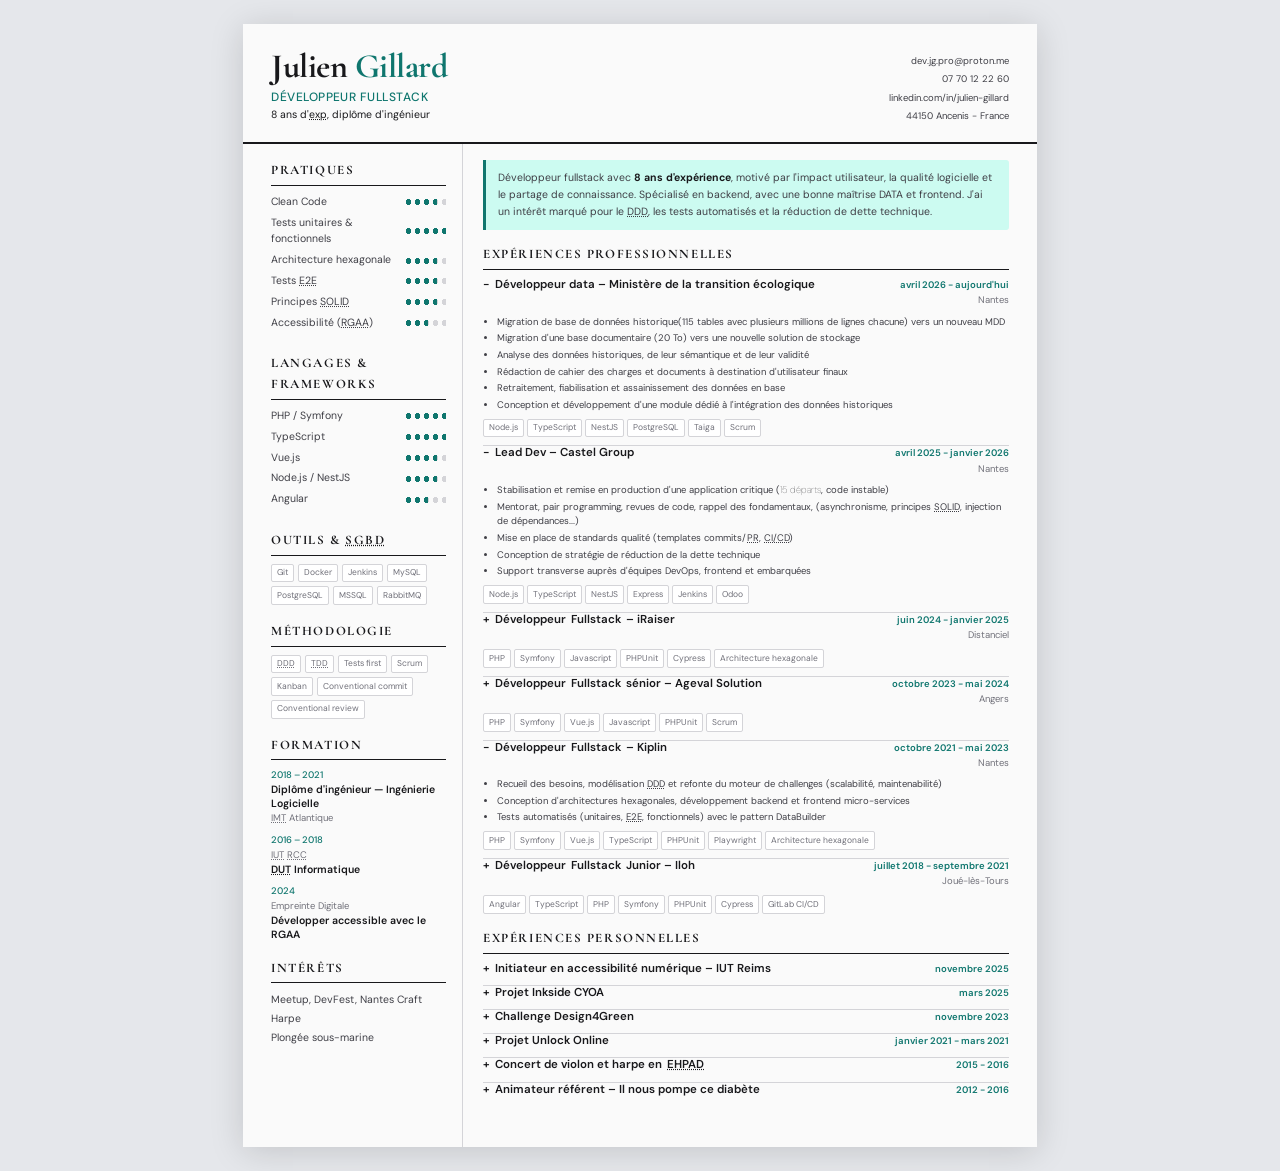
<file: index.html>
<!DOCTYPE html>
<html lang="fr">
<head>
    <meta charset="UTF-8"/>
    <meta content="width=device-width, initial-scale=1.0" name="viewport"/>
    <!--
      L'id sur <title> est non standard.
      customize-job-title.js met à jour document.title directement.
   -->
    <title>CV – Julien Gillard · Développeur Fullstack</title>
    <link href="https://fonts.googleapis.com" rel="preconnect"/>
    <link crossorigin href="https://fonts.gstatic.com" rel="preconnect"/>
    <link href="https://fonts.googleapis.com/css2?family=Cormorant+Garamond:wght@400;600;700&family=DM+Sans:wght@300;400;500;600&display=swap"
          rel="stylesheet"/>
    <link href="./styles.css" rel="stylesheet"/>
</head>
<body>

<a class="skip-link" href="#main-content">Aller au contenu principal</a>

<div class="page">
    <header class="cv-header">
        <div>
            <h1>Julien <span class="name-last">Gillard</span></h1>
            <p id="job-title">Développeur Fullstack</p>
            <p>8 ans d'<abbr title="expérience">exp</abbr>, diplôme d'ingénieur</p>
        </div>

        <address class="cv-contact">
            <a aria-label="Envoyer un e-mail à Julien Gillard"
               href="mailto:dev.jg.pro@proton.me">dev.jg.pro@proton.me</a>
            <a aria-label="Appeler le 07 70 12 22 60" href="tel:+33770122260">07 70 12 22 60</a>
            <a aria-label="Profil LinkedIn de Julien Gillard (nouvelle fenêtre)"
               href="https://www.linkedin.com/in/julien-gillard-4b76b2131/"
               rel="noopener noreferrer"
               target="_blank">linkedin.com/in/julien-gillard</a>
            <span>44150 Ancenis - France</span>
        </address>
    </header>

    <div class="cv-body">
        <main class="cv-main" id="main-content" tabindex="-1">
            <p class="intro">
                Développeur <span lang="en">fullstack</span> avec <strong>8 ans d'expérience</strong>, motivé par
                l'impact utilisateur, la qualité logicielle et le partage de connaissance. Spécialisé en backend, avec
                une bonne maîtrise <span data-highlight-keys="data">DATA</span> et frontend. J'ai un intérêt marqué pour le <abbr
                    title="Domain-Driven Design">DDD</abbr>, les tests automatisés et la réduction de dette technique.
            </p>

            <section aria-labelledby="section-experiences">
                <h2 class="section-title" id="section-experiences">Expériences professionnelles</h2>

                <!-- Ministère de la transition écologique (AFD Tech/Accenture) -->
                <div class="job-entry">
                    <details class="job-details" open>
                        <summary>
                            <h3 class="job-title-summary">Développeur data – Ministère de la transition écologique</h3>
                            <span class="job-meta"><span class="job-year">avril 2026 - aujourd'hui</span> Nantes</span>
                        </summary>
                        <div class="job-content">
                            <ul class="job-missions">
                                <li><span data-highlight-keys="data">Migration de base de données historique</span>(115 tables avec plusieurs millions de lignes chacune) vers un nouveau MDD</li>
                                <li>Migration d'une base documentaire (20 To) vers une nouvelle solution de stockage</li>
                                <li><span data-highlight-keys="data">Analyse des données historiques</span>, de leur sémantique et de leur validité</li>
                                <li>Rédaction de cahier des charges et documents à destination d'utilisateur finaux</li>
                                <li>Retraitement, fiabilisation et assainissement des données en base</li>
                                <li>Conception et développement d'une module dédié à l'intégration des données historiques</li>
                            </ul>
                        </div>
                    </details>
                    <ul class="job-stack">
                        <li class="chip" data-highlight-keys="node">Node.js<span
                                class="only-if-highlighted"> (v. 24)</span></li>
                        <li class="chip" data-highlight-keys="js">TypeScript<span
                                class="only-if-highlighted"> (5.x)</span></li>
                        <li class="chip">NestJS<span class="only-if-highlighted"> (v. 11)</span></li>
                        <li class="chip only-if-highlighted" data-highlight-keys="js data">TypeORM</li>
                        <li class="chip" data-highlight-keys="data">PostgreSQL <span
                                class="only-if-highlighted"> (v. 17)</span></li>
                        <li class="chip only-if-highlighted" data-highlight-keys="devops">Docker</li>
                        <li class="chip only-if-highlighted" data-highlight-keys="git">Gitlab</li>
                        <li class="chip only-if-highlighted" data-highlight-keys="git">Gitlab CI/CD</li>
                        <li class="chip">Taiga</li>
                        <li class="chip">Scrum</li>
                    </ul>
                </div>

                <!-- Castel Group -->
                <div class="job-entry">
                    <details class="job-details" open>
                        <summary>
                            <h3 class="job-title-summary">Lead Dev – Castel Group</h3>
                            <span class="job-meta"><span class="job-year">avril 2025 - janvier 2026</span> Nantes</span>
                        </summary>
                        <div class="job-content">
                            <ul class="job-missions">
                                <li>Stabilisation et remise en production d'une application critique (<strong>15
                                    départs</strong>, code instable)
                                </li>
                                <li>
                                    Mentorat, <span lang="en">pair programming</span>, revues de code, rappel des
                                    fondamentaux,
                                    (asynchronisme, <span data-highlight-keys="clean">principes <abbr
                                        title="Single responsibility, Open/closed, Liskov substitution, Interface segregation, Dependency inversion">SOLID</abbr>,
                                injection de dépendances</span>...)
                                </li>
                                <li>Mise en place de <span data-highlight-keys="clean">standards qualité</span>
                                    (templates
                                    commits/<abbr title="Pull Request">PR</abbr>, <abbr
                                            title="Intégration et Déploiement Continus">CI/CD</abbr>)
                                </li>
                                <li>Conception de stratégie de réduction de la dette technique</li>
                                <li>Support transverse auprès d'équipes DevOps, <span
                                        data-highlight-keys="front">frontend</span> et embarquées
                                </li>
                                <li class="only-if-highlighted">Audit d'accessibilité <span
                                        data-highlight-keys="front rgaa"><abbr
                                        title="Référentiel Général d'Amélioration de l'Accessibilité">RGAA</abbr></span>
                                    interne
                                </li>
                            </ul>
                        </div>
                    </details>
                    <ul class="job-stack">
                        <li class="chip" data-highlight-keys="node">Node.js<span
                                class="only-if-highlighted"> (v. 18)</span></li>
                        <li class="chip" data-highlight-keys="js">TypeScript<span
                                class="only-if-highlighted"> (5.x)</span></li>
                        <li class="chip">NestJS<span class="only-if-highlighted"> (v. 9)</span></li>
                        <li class="chip">Express<span class="only-if-highlighted"> (4.x)</span></li>
                        <li class="chip" data-highlight-keys="devops">Jenkins</li>
                        <li class="chip only-if-highlighted" data-highlight-keys="devops">Docker</li>
                        <li class="chip only-if-highlighted" data-highlight-keys="git">Gitea</li>
                        <li class="chip">Odoo</li>
                    </ul>
                </div>

                <!-- iRaiser -->
                <div class="job-entry">
                    <details class="job-details" data-xp-id="iraiser">
                        <summary>
                            <h3 class="job-title-summary">Développeur <span lang="en">Fullstack</span> – iRaiser</h3>
                            <span class="job-meta"><span
                                    class="job-year">juin 2024 - janvier 2025</span> Distanciel</span>
                        </summary>
                        <div class="job-content">
                            <ul class="job-missions">
                                <li>Développement de fonctionnalités backend et frontend sur une plateforme <abbr
                                        title="Software as a Service">SaaS</abbr> de dons traitant plusieurs M€/an
                                </li>
                                <li>Revues de code, documentation de <span lang="en">release</span>, alpha-testing et
                                    déploiement
                                </li>
                                <li>
                                    Tests <abbr title="End-to-End">E2E</abbr> <abbr
                                        title="Behavior-Driven Development">BDD</abbr> (Gherkin/Cucumber) et tests
                                    unitaires
                                </li>
                                <li class="only-if-highlighted">Audit d'accessibilité <span
                                        data-highlight-keys="front rgaa"><abbr
                                        title="Référentiel Général d'Amélioration de l'Accessibilité">RGAA</abbr></span>
                                    interne
                                </li>
                            </ul>
                        </div>
                    </details>
                    <ul class="job-stack">
                        <li class="chip" data-highlight-keys="php">PHP <span
                                class="only-if-highlighted"> (5.4 et 8.3)</span></li>
                        <li class="chip" data-highlight-keys="php">Symfony<span
                                class="only-if-highlighted"> (6.x)</span></li>
                        <li class="chip only-if-highlighted" data-highlight-keys="jelix">Jelix</li>
                        <li class="chip" data-highlight-keys="js">Javascript</li>
                        <li class="chip only-if-highlighted" data-highlight-keys="jquery">JQuery</li>
                        <li class="chip only-if-highlighted" data-highlight-keys="smarty">Smarty</li>
                        <li class="chip">PHPUnit</li>
                        <li class="chip">Cypress</li>
                        <li class="chip only-if-highlighted" data-highlight-keys="devops">Jenkins</li>
                        <li class="chip only-if-highlighted" data-highlight-keys="devops">Docker</li>
                        <li class="chip" data-highlight-keys="clean">Architecture hexagonale</li>
                        <li class="chip only-if-highlighted" data-highlight-keys="git">GitLab</li>
                    </ul>
                </div>

                <!-- Ageval Solution -->
                <div class="job-entry">
                    <details class="job-details">
                        <summary>
                            <h3 class="job-title-summary">Développeur <span lang="en">Fullstack</span> sénior – Ageval
                                Solution</h3>
                            <span class="job-meta"><span class="job-year">octobre 2023 - mai 2024</span> Angers</span>
                        </summary>
                        <div class="job-content">
                            <ul class="job-missions">
                                <li>
                                    Conception et mise en place de stratégies de migration d'un framework legacy vers
                                    Symfony (cohabitation, refactoring brique à brique)
                                </li>
                                <li>
                                    Introduction des pratiques de tests, de l'<span data-highlight-keys="clean">injection de dépendances, des principes <abbr
                                        title="Single responsibility, Open/closed, Liskov substitution, Interface segregation, Dependency inversion">SOLID</abbr></span>
                                </li>
                                <li>Optimisation des performances (temps de chargement)</li>
                            </ul>
                        </div>
                    </details>
                    <ul class="job-stack">
                        <li class="chip" data-highlight-keys="php">PHP<span class="only-if-highlighted"> (7.x)</span>
                        </li>
                        <li class="chip" data-highlight-keys="php">Symfony<span
                                class="only-if-highlighted"> (6.x)</span></li>
                        <li class="chip" data-highlight-keys="front">Vue.js<span
                                class="only-if-highlighted"> (v. 3)</span></li>
                        <li class="chip" data-highlight-keys="js">Javascript</li>
                        <li class="chip">PHPUnit</li>
                        <li class="chip only-if-highlighted" data-highlight-keys="git">GitLab</li>
                        <li class="chip">Scrum</li>
                    </ul>
                </div>

                <!-- Kiplin -->
                <div class="job-entry">
                    <details class="job-details" open>
                        <summary>
                            <h3 class="job-title-summary">Développeur <span lang="en">Fullstack</span> – Kiplin</h3>
                            <span class="job-meta"><span class="job-year">octobre 2021 - mai 2023</span> Nantes</span>
                        </summary>
                        <div class="job-content">
                            <ul class="job-missions">
                                <li>
                                    Recueil des besoins, <span data-highlight-keys="clean">modélisation <abbr
                                        title="Domain-Driven Design">DDD</abbr></span> et refonte du moteur de <span
                                        lang="en">challenges</span> (scalabilité, maintenabilité)
                                </li>
                                <li>
                                    Conception d'<span data-highlight-keys="clean">architectures hexagonales</span>,
                                    développement backend et frontend micro-services
                                </li>
                                <li>
                                    Tests automatisés (unitaires, <abbr title="End-to-End">E2E</abbr>, fonctionnels)
                                    avec le
                                    pattern DataBuilder
                                </li>
                            </ul>
                        </div>
                    </details>
                    <ul class="job-stack">
                        <li class="chip" data-highlight-keys="php">PHP<span
                                class="only-if-highlighted"> (7.4 à 8.1)</span></li>
                        <li class="chip" data-highlight-keys="php">Symfony<span
                                class="only-if-highlighted"> (5.4 à 6.x)</span></li>
                        <li class="chip" data-highlight-keys="front">Vue.js<span
                                class="only-if-highlighted"> (v. 2)</span></li>
                        <li class="chip" data-highlight-keys="js">TypeScript<span
                                class="only-if-highlighted"> (4.x)</span></li>
                        <li class="chip">PHPUnit</li>
                        <li class="chip">Playwright</li>
                        <li class="chip only-if-highlighted" data-highlight-keys="devops">Docker</li>
                        <li class="chip" data-highlight-keys="clean">Architecture hexagonale</li>
                    </ul>
                </div>

                <!-- Iloh -->
                <div class="job-entry">
                    <details class="job-details" data-xp-id="iloh">
                        <summary>
                            <h3 class="job-title-summary">Développeur <span lang="en">Fullstack</span> Junior – Iloh
                            </h3>
                            <span class="job-meta"><span class="job-year">juillet 2018 - septembre 2021</span> Joué-lès-Tours</span>
                        </summary>
                        <div class="job-content">
                            <ul class="job-missions">
                                <li>
                                    Projet <em lang="en">from scratch</em> : <abbr
                                        title="Single Page Application">SPA</abbr> +
                                    <abbr title="Application Programming Interface">API</abbr> REST : conception et
                                    développement en autonomie
                                </li>
                                <li>
                                    Mise en place d'une pipeline <abbr
                                        title="Intégration et Déploiement Continus">CI/CD</abbr> complète (linting,
                                    tests,
                                    déploiement multi-env, rollback)
                                </li>
                                <li>
                                    Introduction du <abbr title="Test-Driven Development">TDD</abbr> dans l'équipe et
                                    formation des nouveaux arrivants
                                </li>
                                <li>
                                    Gestion de projet : cahier des charges, estimation, <abbr
                                        title="Return On Investment">ROI</abbr>
                                </li>
                            </ul>
                        </div>
                    </details>
                    <ul class="job-stack">
                        <li class="chip" data-highlight-keys="front">Angular<span
                                class="only-if-highlighted"> (6 à 11)</span></li>
                        <li class="chip" data-highlight-keys="js">TypeScript<span class="only-if-highlighted"> (2.x à 4.x)</span>
                        </li>
                        <li class="chip" data-highlight-keys="php">PHP<span class="only-if-highlighted"> (7.x)</span>
                        </li>
                        <li class="chip" data-highlight-keys="php">Symfony<span
                                class="only-if-highlighted"> (3.x à 5.x)</span></li>
                        <li class="chip">PHPUnit</li>
                        <li class="chip">Cypress</li>
                        <li class="chip" data-highlight-keys="devops">GitLab CI/CD</li>
                    </ul>
                </div>

            </section>

            <section aria-labelledby="section-personal-project">
                <h2 class="section-title" id="section-personal-project">Expériences personnelles</h2>

                <!-- Cours RGAA -->
                <div class="job-entry">
                    <details class="job-details" data-xp-id="iut">
                        <summary>
                            <h3 class="job-title-summary">Initiateur en accessibilité numérique – IUT Reims</h3>
                            <span class="job-meta"><span class="job-year">novembre 2025</span></span>
                        </summary>
                        <div class="job-content">
                            <p>Objectif : Initier les étudiants de l’IUT à l’utilisation d’un lecteur d’écran sur mobile
                                et les sensibiliser aux enjeux de l’accessibilité numérique</p>
                        </div>
                    </details>
                </div>

                <!-- Inkside -->
                <div class="job-entry">
                    <details class="job-details" data-xp-id="inkside">
                        <summary>
                            <h3 class="job-title-summary">Projet Inkside CYOA</h3>
                            <span class="job-meta"><span class="job-year">mars 2025</span></span>
                        </summary>
                        <div class="job-content">
                            <a href="https://github.com/lgillard/inkside-cyoa">https://github.com/lgillard/inkside-cyoa</a>
                            <p>Objectif : Révision de notions en développant un site d’édition de livre dont vous êtes
                                le héros</p>
                            <ul class="job-missions">
                                <li>Révision des connaissances en Vue.js</li>
                                <li>Travail sur des problématiques d'accessibilité</li>
                            </ul>
                            <p>Backend à venir...</p>
                        </div>
                        <ul class="job-stack">
                            <li class="chip" data-highlight-keys="front">Vue.js<span
                                    class="only-if-highlighted"> (3.5)</span></li>
                            <li class="chip" data-highlight-keys="js">Typescript<span
                                    class="only-if-highlighted"> (5.7)</span></li>
                            <li class="chip">UI</li>
                        </ul>
                    </details>
                </div>

                <!-- Design4Green -->
                <div class="job-entry">
                    <details class="job-details" data-xp-id="design4green">
                        <summary>
                            <h3 class="job-title-summary">Challenge Design4Green</h3>
                            <span class="job-meta"><span class="job-year">novembre 2023</span></span>
                        </summary>
                        <div class="job-content">
                            <a href="https://design4green.org/edition-2019-3-2">https://design4green.org/edition-2019-3-2</a>
                            <p>Objectif : Développement d’un site d’aide à l’application des règles d’<span
                                    data-highlight-keys="rgesn">écoconception du
                                RGESN</span>, éco-conçu et accessible</p>
                            <p>Classement : 3 / 53 équipes</p>
                        </div>
                        <ul class="job-stack">
                            <li class="chip" data-highlight-keys="front">Vue.js</li>
                            <li class="chip">UX / UI</li>
                        </ul>
                    </details>
                </div>

                <!-- Unlock online -->
                <div class="job-entry">
                    <details class="job-details" data-xp-id="unlock">
                        <summary>
                            <h3 class="job-title-summary">Projet Unlock Online</h3>
                            <span class="job-meta"><span class="job-year">janvier 2021 - mars 2021</span></span>
                        </summary>
                        <div class="job-content">
                            <a href="https://lgillard.github.io/online_unlock_demo-IHM">https://lgillard.github.io/online_unlock_demo-IHM</a>
                            <p>Objectif : Développer un site pour jouer aux jeux de société <span
                                    lang="en">Unlock</span> en ligne (Période
                                COVID)</p>
                            <ul class="job-missions">
                                <li>Développement de solution interactive à base de <span lang="en">Drag&Drop</span>
                                </li>
                                <li>Travail sur des problématiques d'UX (<abbr title="exemple">exp</abbr>: réalisation
                                    de tests utilisateurs)
                                </li>
                                <li>Recherche d'hébergements/déploiement gratuit</li>
                                <li>Découverte de NodeJS, Express et Vue.js</li>
                            </ul>
                            <p>Backend à venir...</p>
                        </div>
                        <ul class="job-stack">
                            <li class="chip" data-highlight-keys="front">Vue.js<span
                                    class="only-if-highlighted"> (2.6)</span></li>
                            <li class="chip" data-highlight-keys="node">Node.js</li>
                            <li class="chip" data-highlight-keys="node">Express</li>
                            <li class="chip" data-highlight-keys="js">Javascript</li>
                            <li class="chip">UX / UI</li>
                            <li class="chip only-if-highlighted" data-highlight-keys="devops">Glitch</li>
                        </ul>
                    </details>
                </div>

                <!-- Concert Ehpad -->
                <div class="job-entry">
                    <details class="job-details" data-xp-id="ehpad">
                        <summary>
                            <h3 class="job-title-summary">Concert de violon et harpe en <abbr
                                    title="établissement pour personnes âgées dépendantes">EHPAD</abbr></h3>
                            <span class="job-meta"><span class="job-year">2015 - 2016</span></span>
                        </summary>
                        <div class="job-content">
                            <p>But : Apporter un moment de bien-être aux résidents, rompre
                                l’isolement et les stimuler grace à la musique.</p>
                            <ul class="job-missions">
                                <li>Coordination avec les <abbr title="établissement pour personnes âgées dépendantes">EHPAD</abbr>
                                    pour organiser les interventions musicales
                                </li>
                                <li>Conception et adaptation d’un programme musical en fonction du public (répertoire,
                                    durée...)
                                </li>
                                <li>Animation des concerts en duo violon/harpe</li>
                                <li>Recueil des retours des résidents et du personnel pour améliorer les événements
                                </li>
                            </ul>
                            <p>Une dizaine d'événements réalisé dans différents établissements et services</p>
                        </div>
                    </details>
                </div>

                <!-- Il nous pompe -->
                <div class="job-entry">
                    <details class="job-details" data-xp-id="inpcd">
                        <summary>
                            <h3 class="job-title-summary">Animateur référent – Il nous pompe ce diabète</h3>
                            <span class="job-meta"><span class="job-year">2012 - 2016</span></span>
                        </summary>
                        <div class="job-content">
                            <p>Contexte : Événements annuels rassemblant environ 500 <abbr title="personnes">pers</abbr>
                                (dont une
                                100aine d'enfants) pour échanger autour des problématiques du diabète insulinodépendant.
                            </p>
                            <ul class="job-missions">
                                <li>Coordination et répartission des rôles des animateurs</li>
                                <li>Présentation des différents symptôme de variation de la glycémie et des réactions à
                                    avoir face aux différentes problématiques
                                </li>
                                <li>Recrutement d'animateurs</li>
                            </ul>
                        </div>
                    </details>
                </div>
            </section>
        </main>

        <aside aria-label="Compétences, formation et informations" class="cv-sidebar">

            <!-- Pratiques -->
            <section aria-labelledby="sidebar-pratiques">
                <h2 class="section-title" id="sidebar-pratiques">Pratiques</h2>
                <ul class="skill-list">
                    <li class="skill-item">
                        <span class="skill-name">Clean Code</span>
                        <span class="lvl-4" title="Niveau avancé">Niveau avancé</span>
                    </li>
                    <li class="skill-item">
                        <span class="skill-name">Tests unitaires & fonctionnels</span>
                        <span class="lvl-5" title="Niveau expert">Niveau expert</span>
                    </li>
                    <li class="skill-item">
                        <span class="skill-name">Architecture hexagonale</span>
                        <span class="lvl-4" title="Niveau avancé">Niveau avancé</span>
                    </li>
                    <li class="skill-item">
                        <span class="skill-name">Tests <abbr title="End-to-End">E2E</abbr></span>
                        <span class="lvl-4" title="Niveau avancé">Niveau avancé</span>
                    </li>
                    <li class="skill-item">
                        <span class="skill-name">Principes <abbr
                                title="Single responsibility, Open/closed, Liskov substitution, Interface segregation, Dependency inversion">SOLID</abbr></span>
                        <span class="lvl-4" title="Niveau avancé">Niveau avancé</span>
                    </li>
                    <li class="skill-item">
                        <span class="skill-name">Accessibilité (<abbr
                                title="Référentiel Général d'Amélioration de l'Accessibilité">RGAA</abbr>)</span>
                        <span class="lvl-3" title="Bon niveau">Bon niveau</span>
                    </li>
                </ul>
            </section>

            <!-- Langages & Frameworks -->
            <section aria-labelledby="sidebar-langages">
                <h2 class="section-title" id="sidebar-langages">Langages & Frameworks</h2>
                <ul class="skill-list">
                    <li class="skill-item">
                        <span class="skill-name">PHP / Symfony</span>
                        <span class="lvl-5" title="Niveau expert">Niveau avancé/expert</span>
                    </li>
                    <li class="skill-item">
                        <span class="skill-name">TypeScript</span>
                        <span class="lvl-5" title="Niveau expert">Niveau avancé/expert</span>
                    </li>
                    <li class="skill-item">
                        <span class="skill-name">Vue.js</span>
                        <span class="lvl-4" title="Niveau avancé">Niveau avancé</span>
                    </li>
                    <li class="skill-item">
                        <span class="skill-name">Node.js / NestJS</span>
                        <span class="lvl-4" title="Niveau avancé">Niveau avancé</span>
                    </li>
                    <li class="skill-item">
                        <span class="skill-name">Angular</span>
                        <span class="lvl-3" title="Bon niveau">Bon niveau</span>
                    </li>
                </ul>
            </section>

            <!-- Outils & SGBD -->
            <section aria-labelledby="sidebar-outils">
                <h2 class="section-title" id="sidebar-outils">Outils & <abbr
                        title="Système de Gestion de Base de Données">SGBD</abbr></h2>
                <ul class="global-chips">
                    <li class="chip">Git</li>
                    <li class="chip">Docker</li>
                    <li class="chip">Jenkins</li>
                    <li class="chip" data-highlight-keys="data">MySQL</li>
                    <li class="chip" data-highlight-keys="data">PostgreSQL</li>
                    <li class="chip" data-highlight-keys="data">MSSQL</li>
                    <li class="chip">RabbitMQ</li>
                </ul>
            </section>

            <!-- Méthodologie -->
            <section aria-labelledby="sidebar-methodo">
                <h2 class="section-title" id="sidebar-methodo">Méthodologie</h2>
                <ul class="global-chips">
                    <li class="chip" data-highlight-keys="clean"><abbr title="Domain-Driven Design">DDD</abbr></li>
                    <li class="chip"><abbr title="Test-Driven Development">TDD</abbr></li>
                    <li class="chip">Tests first</li>
                    <li class="chip">Scrum</li>
                    <li class="chip">Kanban</li>
                    <li class="chip">Conventional commit</li>
                    <li class="chip">Conventional review</li>
                </ul>
            </section>

            <!-- Formation -->
            <section aria-labelledby="sidebar-formation">
                <h2 class="section-title" id="sidebar-formation">Formation</h2>
                <ul class="edu-list">
                    <li class="edu-item">
                        <p class="edu-period">2018 – 2021</p>
                        <p class="edu-degree">Diplôme d'ingénieur — Ingénierie Logicielle</p>
                        <p class="edu-school"><abbr title="Institut Mines Télécom">IMT</abbr> Atlantique</p>
                    </li>
                    <li class="edu-item">
                        <p class="edu-period">2016 – 2018</p>
                        <p class="edu-school">
                            <abbr title="Institut Universitaire Technologique">IUT</abbr> <abbr
                                title="Reims Chalon en Champagne">RCC</abbr>
                        </p>
                        <p class="edu-degree"><abbr title="Diplôme Universitaire de Technologie">DUT</abbr> Informatique
                        </p>
                    </li>
                    <li class="edu-item">
                        <p class="edu-period">2024</p>
                        <p class="edu-school">Empreinte Digitale</p>
                        <p class="edu-degree">Développer accessible avec le RGAA</p>
                    </li>
                </ul>
            </section>

            <!-- Intérêts -->
            <section aria-labelledby="sidebar-interets">
                <h2 class="section-title" id="sidebar-interets">Intérêts</h2>
                <ul class="interests-list">
                    <li>Meetup, DevFest, Nantes Craft</li>
                    <li>Harpe</li>
                    <li>Plongée sous-marine</li>
                </ul>
            </section>

        </aside>
    </div>
</div>

<script src="./customize-job-title.js"></script>
<script src="./customize-colors.js"></script>
<script src="./key-highlighter.js"></script>
<script src="./open-experiences.js"></script>

</body>
</html>
</file>
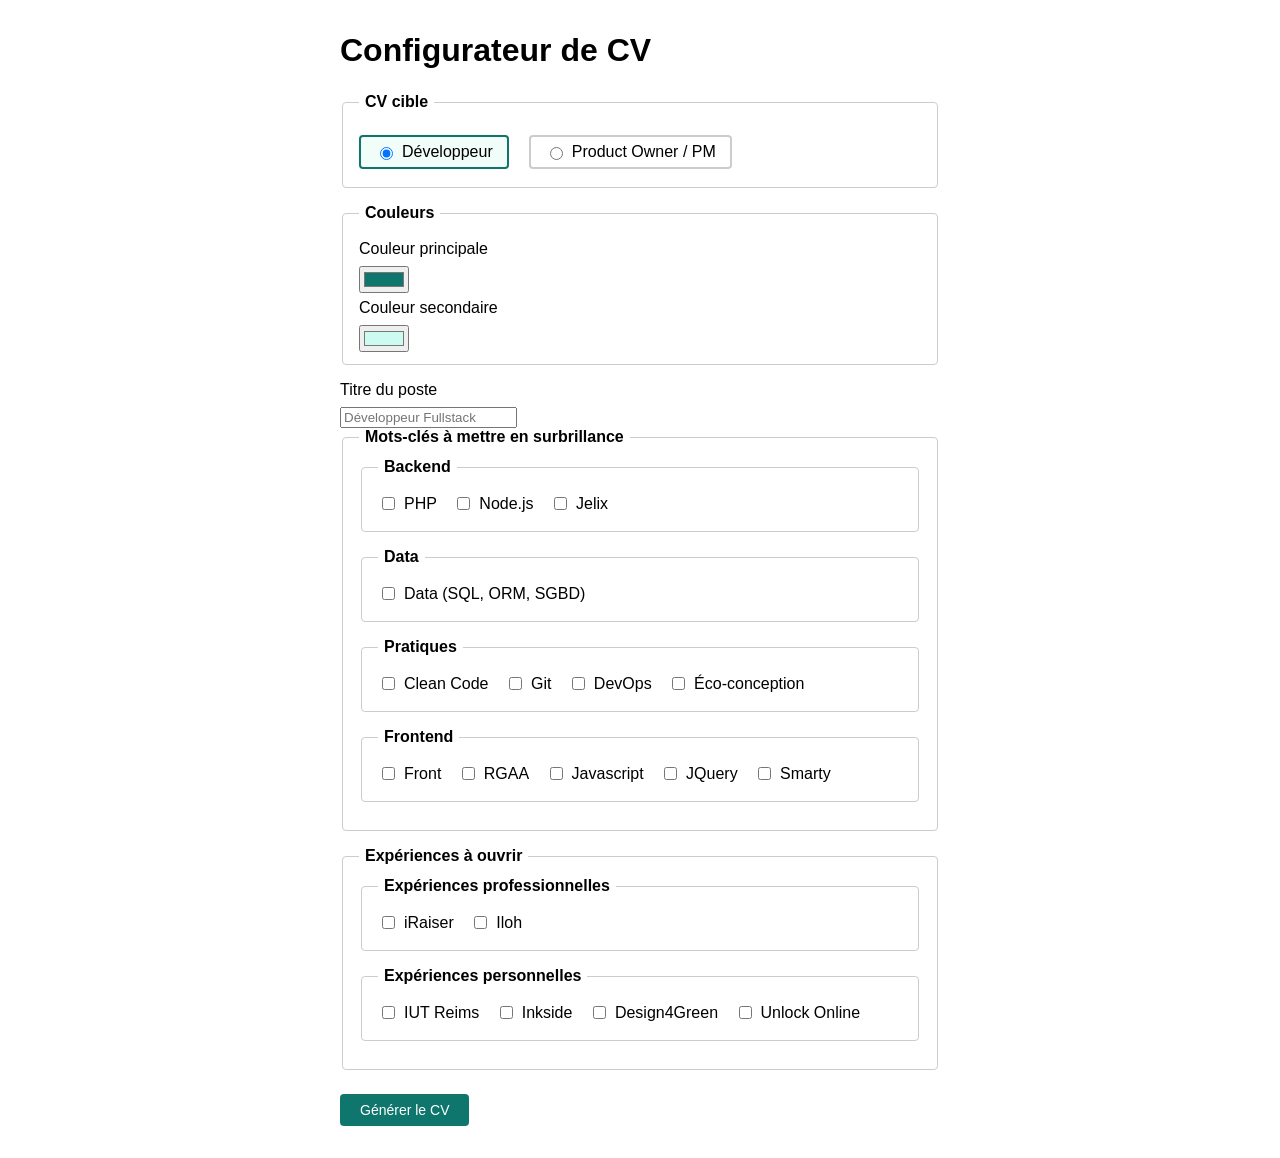
<file: _cv_url_form.html>
<!DOCTYPE html>
<html lang="fr">
<head>
    <meta charset="UTF-8"/>
    <meta content="width=device-width, initial-scale=1.0" name="viewport"/>
    <title>Configurateur de CV</title>
    <style>
        body { font-family: sans-serif; max-width: 600px; margin: 32px auto; padding: 0 16px; }
        h1 { margin-bottom: 24px; }
        fieldset { border: 1px solid #ccc; border-radius: 4px; padding: 12px 16px; margin-bottom: 16px; }
        legend { font-weight: 600; padding: 0 6px; }
        label { display: block; margin: 6px 0; }
        label:has(input[type="checkbox"]), label:has(input[type="radio"]) { display: inline-flex; align-items: center; gap: 6px; margin-right: 12px; }
        input[type="text"], input[type="color"] { margin-top: 2px; }
        .cv-type-group { display: flex; gap: 8px; margin-top: 6px; }
        .cv-type-group label { display: flex; align-items: center; gap: 6px; padding: 6px 14px; border: 2px solid #ccc; border-radius: 4px; cursor: pointer; }
        .cv-type-group label:has(input:checked) { border-color: #0f766e; background: #f0fdf9; }
        button { margin-top: 8px; padding: 8px 20px; background: #0f766e; color: white; border: none; border-radius: 4px; cursor: pointer; font-size: 14px; }
        button:hover { background: #0d6460; }
        .section-toggle { transition: none; }
    </style>
</head>
<body>

<h1>Configurateur de CV</h1>

<form id="cv-form" novalidate>

    <!-- Type de CV -->
    <fieldset>
        <legend>CV cible</legend>
        <div class="cv-type-group">
            <label>
                <input checked name="cvType" type="radio" value="dev"/>
                Développeur
            </label>
            <label>
                <input name="cvType" type="radio" value="po"/>
                Product Owner / PM
            </label>
        </div>
    </fieldset>

    <!-- Couleurs -->
    <fieldset>
        <legend>Couleurs</legend>
        <label for="color1">Couleur principale</label>
        <input id="color1" name="color1" type="color" value="#0f766e"/>

        <label for="color2">Couleur secondaire</label>
        <input id="color2" name="color2" type="color" value="#ccfbf1"/>
    </fieldset>

    <!-- Titre du poste -->
    <label for="job-title">Titre du poste</label>
    <input
            autocomplete="off"
            id="job-title"
            name="jobTitle"
            placeholder="Développeur Fullstack"
            type="text"
    />

    <!-- Mots-clés CV Dev -->
    <fieldset id="dev-keywords" class="section-toggle">
        <legend>Mots-clés à mettre en surbrillance</legend>

        <fieldset>
            <legend>Backend</legend>
            <label><input name="php" type="checkbox" value="1"/> PHP</label>
            <label><input name="node" type="checkbox" value="1"/> Node.js</label>
            <label><input name="jelix" type="checkbox" value="1"/> Jelix</label>
        </fieldset>

        <fieldset>
            <legend>Data</legend>
            <label><input name="data" type="checkbox" value="1"/> Data (SQL, ORM, SGBD)</label>
        </fieldset>

        <fieldset>
            <legend>Pratiques</legend>
            <label><input name="clean" type="checkbox" value="1"/> Clean Code</label>
            <label><input name="git" type="checkbox" value="1"/> Git</label>
            <label><input name="devops" type="checkbox" value="1"/> DevOps</label>
            <label><input name="rgesn" type="checkbox" value="1"/> Éco-conception</label>
        </fieldset>

        <fieldset>
            <legend>Frontend</legend>
            <label><input name="front" type="checkbox" value="1"/> Front</label>
            <label><input name="rgaa" type="checkbox" value="1"/> RGAA</label>
            <label><input name="js" type="checkbox" value="1"/> Javascript</label>
            <label><input name="jquery" type="checkbox" value="1"/> JQuery</label>
            <label><input name="smarty" type="checkbox" value="1"/> Smarty</label>
        </fieldset>
    </fieldset>

    <!-- Mots-clés CV PO -->
    <fieldset id="po-keywords" class="section-toggle" hidden>
        <legend>Mots-clés à mettre en surbrillance</legend>

        <fieldset>
            <legend>Méthodes agiles</legend>
            <label><input name="agile" type="checkbox" value="1"/> Agile / Scrum / Kanban</label>
        </fieldset>

        <fieldset>
            <legend>Analyse & domaine</legend>
            <label><input name="domain" type="checkbox" value="1"/> DDD, specs, analyse fonctionnelle</label>
        </fieldset>

        <fieldset>
            <legend>Data & métriques</legend>
            <label><input name="data" type="checkbox" value="1"/> KPIs, données, ROI</label>
        </fieldset>

        <fieldset>
            <legend>Parties prenantes</legend>
            <label><input name="stakeholder" type="checkbox" value="1"/> Communication, coordination</label>
        </fieldset>

        <fieldset>
            <legend>UX & qualité</legend>
            <label><input name="ux" type="checkbox" value="1"/> UX, tests utilisateurs, accessibilité</label>
        </fieldset>

        <fieldset>
            <legend>Delivery</legend>
            <label><input name="delivery" type="checkbox" value="1"/> Release, CI/CD, déploiement</label>
        </fieldset>
    </fieldset>

    <!-- Expériences à ouvrir – Dev -->
    <fieldset id="dev-experiences" class="section-toggle">
        <legend>Expériences à ouvrir</legend>

        <fieldset>
            <legend>Expériences professionnelles</legend>
            <label><input name="xp_iraiser" type="checkbox" value="open"/> iRaiser</label>
            <label><input name="xp_iloh" type="checkbox" value="open"/> Iloh</label>
        </fieldset>

        <fieldset>
            <legend>Expériences personnelles</legend>
            <label><input name="xp_iut" type="checkbox" value="open"/> IUT Reims</label>
            <label><input name="xp_inkside" type="checkbox" value="open"/> Inkside</label>
            <label><input name="xp_design4green" type="checkbox" value="open"/> Design4Green</label>
            <label><input name="xp_unlock" type="checkbox" value="open"/> Unlock Online</label>
        </fieldset>
    </fieldset>

    <!-- Expériences à ouvrir – PO -->
    <fieldset id="po-experiences" class="section-toggle" hidden>
        <legend>Expériences à ouvrir</legend>

        <fieldset>
            <legend>Expériences professionnelles</legend>
            <label><input name="xp_iraiser" type="checkbox" value="open"/> iRaiser</label>
            <label><input name="xp_ageval" type="checkbox" value="open"/> Ageval Solution</label>
        </fieldset>

        <fieldset>
            <legend>Expériences personnelles</legend>
            <label><input name="xp_iut" type="checkbox" value="open"/> IUT Reims</label>
            <label><input name="xp_design4green" type="checkbox" value="open"/> Design4Green</label>
            <label><input name="xp_ehpad" type="checkbox" value="open"/> Concerts EHPAD</label>
            <label><input name="xp_inpcd" type="checkbox" value="open"/> Il nous pompe ce diabète</label>
        </fieldset>
    </fieldset>

    <button type="submit">Générer le CV</button>

</form>

<script>
    const form = document.getElementById('cv-form');
    const color1Input = document.getElementById('color1');
    const color2Input = document.getElementById('color2');
    const jobTitleInput = document.getElementById('job-title');

    const sections = {
        dev: {
            keywords: document.getElementById('dev-keywords'),
            experiences: document.getElementById('dev-experiences'),
            file: './index.html',
            placeholder: 'Développeur Fullstack',
        },
        po: {
            keywords: document.getElementById('po-keywords'),
            experiences: document.getElementById('po-experiences'),
            file: './po.html',
            placeholder: 'Product Owner',
        },
    };

    function getSelectedType() {
        return document.querySelector('input[name="cvType"]:checked')?.value ?? 'dev';
    }

    function updateVisibility() {
        const type = getSelectedType();
        for (const [key, s] of Object.entries(sections)) {
            const active = key === type;
            s.keywords.hidden = !active;
            s.experiences.hidden = !active;
            if (active) jobTitleInput.placeholder = s.placeholder;
        }
    }

    document.querySelectorAll('input[name="cvType"]').forEach(r =>
        r.addEventListener('change', updateVisibility)
    );
    updateVisibility();

    form.addEventListener('submit', (event) => {
        event.preventDefault();

        const type = getSelectedType();
        const targetFile = sections[type].file;
        const activeKeywordsFieldset = sections[type].keywords;
        const activeXpFieldset = sections[type].experiences;

        const params = new URLSearchParams();

        const color1Val = color1Input.value.trim().replace(/^#/, '');
        if (color1Val) params.set('color1', color1Val);

        const color2Val = color2Input.value.trim().replace(/^#/, '');
        if (color2Val) params.set('color2', color2Val);

        const jobTitle = jobTitleInput.value.trim();
        if (jobTitle) params.set('jobTitle', jobTitle);

        const checkboxes = [
            ...activeKeywordsFieldset.querySelectorAll('input[type="checkbox"]'),
            ...activeXpFieldset.querySelectorAll('input[type="checkbox"]'),
        ];
        const seen = new Set();
        for (const cb of checkboxes) {
            if (seen.has(cb.name)) continue;
            seen.add(cb.name);
            if (cb.checked) params.set(cb.name, cb.value);
        }

        window.location.href = `${targetFile}?${params.toString()}`;
    });
</script>

</body>
</html>
</file>
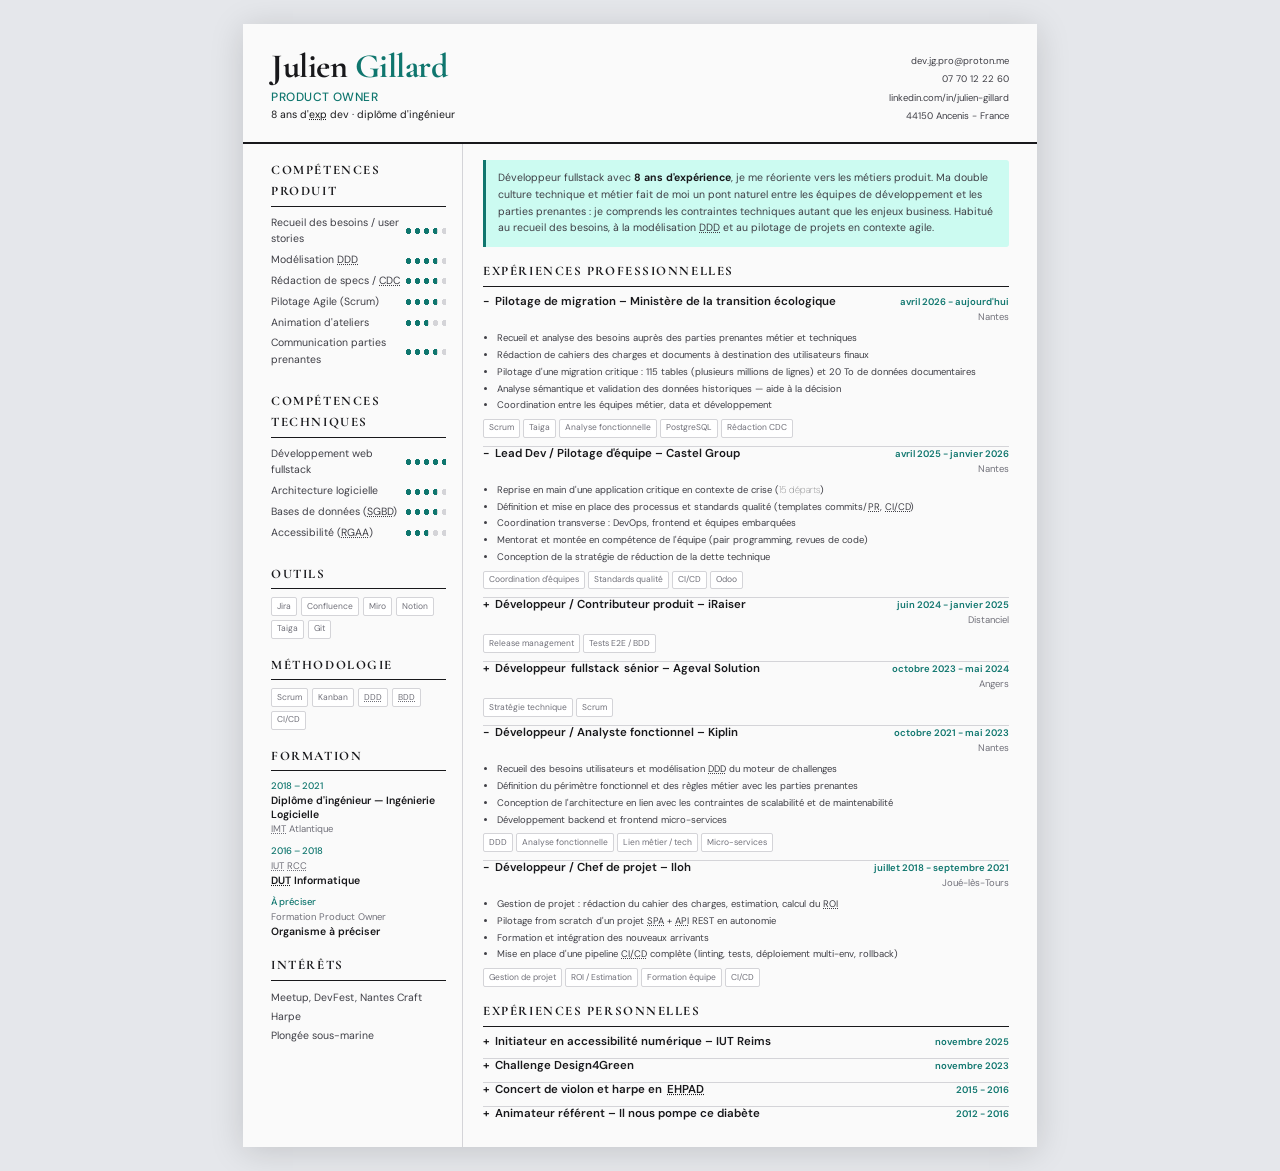
<file: po.html>
<!DOCTYPE html>
<html lang="fr">
<head>
    <meta charset="UTF-8"/>
    <meta content="width=device-width, initial-scale=1.0" name="viewport"/>
    <title>CV – Julien Gillard · Product Owner</title>
    <link href="https://fonts.googleapis.com" rel="preconnect"/>
    <link crossorigin href="https://fonts.gstatic.com" rel="preconnect"/>
    <link href="https://fonts.googleapis.com/css2?family=Cormorant+Garamond:wght@400;600;700&family=DM+Sans:wght@300;400;500;600&display=swap"
          rel="stylesheet"/>
    <link href="./styles.css" rel="stylesheet"/>
</head>
<body>

<a class="skip-link" href="#main-content">Aller au contenu principal</a>

<div class="page">
    <header class="cv-header">
        <div>
            <h1>Julien <span class="name-last">Gillard</span></h1>
            <p id="job-title">Product Owner</p>
            <p>8 ans d'<abbr title="expérience">exp</abbr> dev · diplôme d'ingénieur</p>
        </div>

        <address class="cv-contact">
            <a aria-label="Envoyer un e-mail à Julien Gillard"
               href="mailto:dev.jg.pro@proton.me">dev.jg.pro@proton.me</a>
            <a aria-label="Appeler le 07 70 12 22 60" href="tel:+33770122260">07 70 12 22 60</a>
            <a aria-label="Profil LinkedIn de Julien Gillard (nouvelle fenêtre)"
               href="https://www.linkedin.com/in/julien-gillard-4b76b2131/"
               rel="noopener noreferrer"
               target="_blank">linkedin.com/in/julien-gillard</a>
            <span>44150 Ancenis - France</span>
        </address>
    </header>

    <div class="cv-body">
        <main class="cv-main" id="main-content" tabindex="-1">
            <p class="intro">
                Développeur <span lang="en">fullstack</span> avec <strong>8 ans d'expérience</strong>, je me réoriente
                vers les métiers produit. Ma double culture technique et métier fait de moi un pont naturel entre les
                équipes de développement et les parties prenantes : je comprends les contraintes techniques autant que les
                enjeux business. Habitué au recueil des besoins, à la modélisation <abbr
                    title="Domain-Driven Design">DDD</abbr> et au pilotage de projets en contexte agile.
            </p>

            <section aria-labelledby="section-experiences">
                <h2 class="section-title" id="section-experiences">Expériences professionnelles</h2>

                <!-- Ministère de la transition écologique -->
                <div class="job-entry">
                    <details class="job-details" open>
                        <summary>
                            <h3 class="job-title-summary">Pilotage de migration – Ministère de la transition écologique</h3>
                            <span class="job-meta"><span class="job-year">avril 2026 - aujourd'hui</span> Nantes</span>
                        </summary>
                        <div class="job-content">
                            <ul class="job-missions">
                                <li>Recueil et analyse des besoins auprès des <span data-highlight-keys="stakeholder">parties prenantes</span> métier et techniques</li>
                                <li>Rédaction de <span data-highlight-keys="domain">cahiers des charges</span> et documents à destination des utilisateurs finaux</li>
                                <li>Pilotage d'une <span data-highlight-keys="delivery">migration critique</span> : 115 tables (plusieurs millions de lignes) et 20 To de données documentaires</li>
                                <li><span data-highlight-keys="data">Analyse sémantique et validation des données</span> historiques — aide à la décision</li>
                                <li><span data-highlight-keys="stakeholder">Coordination entre les équipes</span> métier, data et développement</li>
                            </ul>
                        </div>
                    </details>
                    <ul class="job-stack">
                        <li class="chip" data-highlight-keys="agile">Scrum</li>
                        <li class="chip">Taiga</li>
                        <li class="chip" data-highlight-keys="domain">Analyse fonctionnelle</li>
                        <li class="chip" data-highlight-keys="data">PostgreSQL</li>
                        <li class="chip" data-highlight-keys="domain">Rédaction CDC</li>
                    </ul>
                </div>

                <!-- Castel Group -->
                <div class="job-entry">
                    <details class="job-details" open>
                        <summary>
                            <h3 class="job-title-summary">Lead Dev / Pilotage d'équipe – Castel Group</h3>
                            <span class="job-meta"><span class="job-year">avril 2025 - janvier 2026</span> Nantes</span>
                        </summary>
                        <div class="job-content">
                            <ul class="job-missions">
                                <li>Reprise en main d'une application critique en contexte de crise (<strong>15
                                    départs</strong>)
                                </li>
                                <li>Définition et mise en place des <span data-highlight-keys="domain">processus et
                                    standards qualité</span> (templates commits/<abbr title="Pull Request">PR</abbr>, <abbr
                                        title="Intégration et Déploiement Continus">CI/CD</abbr>)
                                </li>
                                <li><span data-highlight-keys="stakeholder">Coordination transverse</span> : DevOps,
                                    frontend et équipes embarquées
                                </li>
                                <li>Mentorat et montée en compétence de l'équipe (<span
                                        data-highlight-keys="stakeholder">pair programming</span>, revues de code)
                                </li>
                                <li>Conception de la <span data-highlight-keys="delivery">stratégie de réduction de la
                                    dette technique</span>
                                </li>
                            </ul>
                        </div>
                    </details>
                    <ul class="job-stack">
                        <li class="chip" data-highlight-keys="stakeholder">Coordination d'équipes</li>
                        <li class="chip" data-highlight-keys="domain">Standards qualité</li>
                        <li class="chip" data-highlight-keys="delivery">CI/CD</li>
                        <li class="chip">Odoo</li>
                    </ul>
                </div>

                <!-- iRaiser -->
                <div class="job-entry">
                    <details class="job-details" data-xp-id="iraiser">
                        <summary>
                            <h3 class="job-title-summary">Développeur / Contributeur produit – iRaiser</h3>
                            <span class="job-meta"><span class="job-year">juin 2024 - janvier 2025</span> Distanciel</span>
                        </summary>
                        <div class="job-content">
                            <ul class="job-missions">
                                <li>Contribution sur une plateforme <abbr title="Software as a Service">SaaS</abbr>
                                    B2B de dons traitant <strong>plusieurs M€/an</strong>
                                </li>
                                <li><span data-highlight-keys="delivery">Alpha-testing, documentation de <span
                                        lang="en">release</span> et déploiement</span>
                                </li>
                                <li>Tests <abbr title="End-to-End">E2E</abbr> <abbr
                                        title="Behavior-Driven Development">BDD</abbr> orientés expérience utilisateur
                                </li>
                                <li class="only-if-highlighted"><span data-highlight-keys="ux">Audit d'accessibilité
                                    <abbr title="Référentiel Général d'Amélioration de l'Accessibilité">RGAA</abbr>
                                    interne</span>
                                </li>
                            </ul>
                        </div>
                    </details>
                    <ul class="job-stack">
                        <li class="chip" data-highlight-keys="delivery">Release management</li>
                        <li class="chip" data-highlight-keys="ux">Tests E2E / BDD</li>
                        <li class="chip only-if-highlighted" data-highlight-keys="ux">Accessibilité <abbr
                                title="Référentiel Général d'Amélioration de l'Accessibilité">RGAA</abbr></li>
                    </ul>
                </div>

                <!-- Ageval Solution -->
                <div class="job-entry">
                    <details class="job-details" data-xp-id="ageval">
                        <summary>
                            <h3 class="job-title-summary">Développeur <span lang="en">fullstack</span> sénior – Ageval
                                Solution</h3>
                            <span class="job-meta"><span class="job-year">octobre 2023 - mai 2024</span> Angers</span>
                        </summary>
                        <div class="job-content">
                            <ul class="job-missions">
                                <li>Conception de la <span data-highlight-keys="domain">stratégie de migration</span>
                                    d'un framework legacy (cohabitation, refactoring brique à brique)
                                </li>
                                <li>Accompagnement de l'équipe dans l'adoption de nouvelles pratiques</li>
                                <li>Optimisation des performances (temps de chargement)</li>
                            </ul>
                        </div>
                    </details>
                    <ul class="job-stack">
                        <li class="chip" data-highlight-keys="domain">Stratégie technique</li>
                        <li class="chip" data-highlight-keys="agile">Scrum</li>
                    </ul>
                </div>

                <!-- Kiplin -->
                <div class="job-entry">
                    <details class="job-details" open>
                        <summary>
                            <h3 class="job-title-summary">Développeur / Analyste fonctionnel – Kiplin</h3>
                            <span class="job-meta"><span class="job-year">octobre 2021 - mai 2023</span> Nantes</span>
                        </summary>
                        <div class="job-content">
                            <ul class="job-missions">
                                <li>
                                    <span data-highlight-keys="domain">Recueil des besoins utilisateurs</span> et
                                    <span data-highlight-keys="domain">modélisation <abbr
                                            title="Domain-Driven Design">DDD</abbr></span> du moteur de <span
                                        lang="en">challenges</span>
                                </li>
                                <li>Définition du <span data-highlight-keys="domain">périmètre fonctionnel</span> et
                                    des règles métier avec les parties prenantes
                                </li>
                                <li>Conception de l'architecture en lien avec les contraintes de <span
                                        data-highlight-keys="data">scalabilité</span> et de maintenabilité
                                </li>
                                <li>Développement backend et frontend <span data-highlight-keys="delivery">micro-services</span>
                                </li>
                            </ul>
                        </div>
                    </details>
                    <ul class="job-stack">
                        <li class="chip" data-highlight-keys="domain">DDD</li>
                        <li class="chip" data-highlight-keys="domain">Analyse fonctionnelle</li>
                        <li class="chip" data-highlight-keys="stakeholder">Lien métier / tech</li>
                        <li class="chip" data-highlight-keys="delivery">Micro-services</li>
                    </ul>
                </div>

                <!-- Iloh -->
                <div class="job-entry">
                    <details class="job-details" open data-xp-id="iloh">
                        <summary>
                            <h3 class="job-title-summary">Développeur / Chef de projet – Iloh</h3>
                            <span class="job-meta"><span class="job-year">juillet 2018 - septembre 2021</span> Joué-lès-Tours</span>
                        </summary>
                        <div class="job-content">
                            <ul class="job-missions">
                                <li>
                                    <span data-highlight-keys="domain">Gestion de projet</span> : rédaction du cahier
                                    des charges, estimation, calcul du <abbr title="Return On Investment">ROI</abbr>
                                </li>
                                <li>
                                    Pilotage <span lang="en">from scratch</span> d'un projet <abbr
                                        title="Single Page Application">SPA</abbr> + <abbr
                                        title="Application Programming Interface">API</abbr> REST en autonomie
                                </li>
                                <li><span data-highlight-keys="stakeholder">Formation et intégration des nouveaux
                                    arrivants</span></li>
                                <li>Mise en place d'une pipeline <abbr
                                        title="Intégration et Déploiement Continus">CI/CD</abbr> complète (linting,
                                    tests, déploiement multi-env, <span lang="en">rollback</span>)
                                </li>
                            </ul>
                        </div>
                    </details>
                    <ul class="job-stack">
                        <li class="chip" data-highlight-keys="domain">Gestion de projet</li>
                        <li class="chip" data-highlight-keys="data">ROI / Estimation</li>
                        <li class="chip" data-highlight-keys="stakeholder">Formation équipe</li>
                        <li class="chip" data-highlight-keys="delivery">CI/CD</li>
                    </ul>
                </div>

            </section>

            <section aria-labelledby="section-personal-project">
                <h2 class="section-title" id="section-personal-project">Expériences personnelles</h2>

                <!-- Cours RGAA -->
                <div class="job-entry">
                    <details class="job-details" data-xp-id="iut">
                        <summary>
                            <h3 class="job-title-summary">Initiateur en accessibilité numérique – IUT Reims</h3>
                            <span class="job-meta"><span class="job-year">novembre 2025</span></span>
                        </summary>
                        <div class="job-content">
                            <p>Conception et animation d'une session de sensibilisation à l'accessibilité numérique
                                (lecteur d'écran sur mobile, enjeux de la conception inclusive).</p>
                        </div>
                    </details>
                </div>

                <!-- Design4Green -->
                <div class="job-entry">
                    <details class="job-details" data-xp-id="design4green">
                        <summary>
                            <h3 class="job-title-summary">Challenge Design4Green</h3>
                            <span class="job-meta"><span class="job-year">novembre 2023</span></span>
                        </summary>
                        <div class="job-content">
                            <a href="https://design4green.org/edition-2019-3-2">https://design4green.org/edition-2019-3-2</a>
                            <p>Classement : <strong>3 / 53 équipes</strong> — outil d'aide à l'éco-conception (<abbr
                                    title="Référentiel Général d'Écoconception de Services Numériques">RGESN</abbr>),
                                éco-conçu et accessible.</p>
                        </div>
                    </details>
                </div>

                <!-- Concert Ehpad -->
                <div class="job-entry">
                    <details class="job-details" data-xp-id="ehpad">
                        <summary>
                            <h3 class="job-title-summary">Concert de violon et harpe en <abbr
                                    title="établissement pour personnes âgées dépendantes">EHPAD</abbr></h3>
                            <span class="job-meta"><span class="job-year">2015 - 2016</span></span>
                        </summary>
                        <div class="job-content">
                            <ul class="job-missions">
                                <li>Coordination avec les établissements pour organiser les interventions musicales</li>
                                <li>Conception et adaptation du programme musical en fonction du public</li>
                                <li>Recueil des retours des résidents et du personnel pour améliorer les événements</li>
                            </ul>
                            <p>Une dizaine d'événements réalisés dans différents établissements</p>
                        </div>
                    </details>
                </div>

                <!-- Il nous pompe -->
                <div class="job-entry">
                    <details class="job-details" data-xp-id="inpcd">
                        <summary>
                            <h3 class="job-title-summary">Animateur référent – Il nous pompe ce diabète</h3>
                            <span class="job-meta"><span class="job-year">2012 - 2016</span></span>
                        </summary>
                        <div class="job-content">
                            <p>Événements annuels (~500 participants dont une centaine d'enfants) autour du diabète
                                insulinodépendant.</p>
                            <ul class="job-missions">
                                <li>Coordination et répartition des rôles des animateurs</li>
                                <li>Recrutement et formation d'animateurs</li>
                                <li>Animation des séances de sensibilisation</li>
                            </ul>
                        </div>
                    </details>
                </div>
            </section>
        </main>

        <aside aria-label="Compétences, formation et informations" class="cv-sidebar">

            <!-- Compétences produit -->
            <section aria-labelledby="sidebar-produit">
                <h2 class="section-title" id="sidebar-produit">Compétences produit</h2>
                <ul class="skill-list">
                    <li class="skill-item">
                        <span class="skill-name">Recueil des besoins / <span lang="en">user stories</span></span>
                        <span class="lvl-4" title="Niveau avancé">Niveau avancé</span>
                    </li>
                    <li class="skill-item">
                        <span class="skill-name">Modélisation <abbr title="Domain-Driven Design">DDD</abbr></span>
                        <span class="lvl-4" title="Niveau avancé">Niveau avancé</span>
                    </li>
                    <li class="skill-item">
                        <span class="skill-name">Rédaction de specs / <abbr title="cahier des charges">CDC</abbr></span>
                        <span class="lvl-4" title="Niveau avancé">Niveau avancé</span>
                    </li>
                    <li class="skill-item">
                        <span class="skill-name">Pilotage Agile (Scrum)</span>
                        <span class="lvl-4" title="Niveau avancé">Niveau avancé</span>
                    </li>
                    <li class="skill-item">
                        <span class="skill-name">Animation d'ateliers</span>
                        <span class="lvl-3" title="Bon niveau">Bon niveau</span>
                    </li>
                    <li class="skill-item">
                        <span class="skill-name">Communication parties prenantes</span>
                        <span class="lvl-4" title="Niveau avancé">Niveau avancé</span>
                    </li>
                </ul>
            </section>

            <!-- Compétences techniques -->
            <section aria-labelledby="sidebar-tech">
                <h2 class="section-title" id="sidebar-tech">Compétences techniques</h2>
                <ul class="skill-list">
                    <li class="skill-item">
                        <span class="skill-name">Développement <span lang="en">web fullstack</span></span>
                        <span class="lvl-5" title="Niveau expert">Niveau expert</span>
                    </li>
                    <li class="skill-item">
                        <span class="skill-name">Architecture logicielle</span>
                        <span class="lvl-4" title="Niveau avancé">Niveau avancé</span>
                    </li>
                    <li class="skill-item">
                        <span class="skill-name">Bases de données (<abbr
                                title="Système de Gestion de Base de Données">SGBD</abbr>)</span>
                        <span class="lvl-4" title="Niveau avancé">Niveau avancé</span>
                    </li>
                    <li class="skill-item">
                        <span class="skill-name">Accessibilité (<abbr
                                title="Référentiel Général d'Amélioration de l'Accessibilité">RGAA</abbr>)</span>
                        <span class="lvl-3" title="Bon niveau">Bon niveau</span>
                    </li>
                </ul>
            </section>

            <!-- Outils -->
            <section aria-labelledby="sidebar-outils">
                <h2 class="section-title" id="sidebar-outils">Outils</h2>
                <ul class="global-chips">
                    <li class="chip" data-highlight-keys="agile">Jira</li>
                    <li class="chip" data-highlight-keys="domain">Confluence</li>
                    <li class="chip" data-highlight-keys="domain">Miro</li>
                    <li class="chip">Notion</li>
                    <li class="chip" data-highlight-keys="agile">Taiga</li>
                    <li class="chip">Git</li>
                </ul>
            </section>

            <!-- Méthodologie -->
            <section aria-labelledby="sidebar-methodo">
                <h2 class="section-title" id="sidebar-methodo">Méthodologie</h2>
                <ul class="global-chips">
                    <li class="chip" data-highlight-keys="agile">Scrum</li>
                    <li class="chip" data-highlight-keys="agile">Kanban</li>
                    <li class="chip" data-highlight-keys="domain"><abbr title="Domain-Driven Design">DDD</abbr></li>
                    <li class="chip" data-highlight-keys="ux"><abbr title="Behavior-Driven Development">BDD</abbr></li>
                    <li class="chip" data-highlight-keys="delivery">CI/CD</li>
                </ul>
            </section>

            <!-- Formation -->
            <section aria-labelledby="sidebar-formation">
                <h2 class="section-title" id="sidebar-formation">Formation</h2>
                <ul class="edu-list">
                    <li class="edu-item">
                        <p class="edu-period">2018 – 2021</p>
                        <p class="edu-degree">Diplôme d'ingénieur — Ingénierie Logicielle</p>
                        <p class="edu-school"><abbr title="Institut Mines Télécom">IMT</abbr> Atlantique</p>
                    </li>
                    <li class="edu-item">
                        <p class="edu-period">2016 – 2018</p>
                        <p class="edu-school">
                            <abbr title="Institut Universitaire Technologique">IUT</abbr> <abbr
                                title="Reims Chalon en Champagne">RCC</abbr>
                        </p>
                        <p class="edu-degree"><abbr title="Diplôme Universitaire de Technologie">DUT</abbr>
                            Informatique</p>
                    </li>
                    <!-- TODO: préciser le nom et l'organisme de la formation PO/PM suivie -->
                    <li class="edu-item">
                        <p class="edu-period">À préciser</p>
                        <p class="edu-school">Formation Product Owner</p>
                        <p class="edu-degree">Organisme à préciser</p>
                    </li>
                </ul>
            </section>

            <!-- Intérêts -->
            <section aria-labelledby="sidebar-interets">
                <h2 class="section-title" id="sidebar-interets">Intérêts</h2>
                <ul class="interests-list">
                    <li>Meetup, DevFest, Nantes Craft</li>
                    <li>Harpe</li>
                    <li>Plongée sous-marine</li>
                </ul>
            </section>

        </aside>
    </div>
</div>

<script src="./customize-job-title.js"></script>
<script src="./customize-colors.js"></script>
<script src="./key-highlighter.js"></script>
<script src="./open-experiences.js"></script>

</body>
</html>
</file>
<file: styles.css>
/* Accessibility purpose  =============================== */

.skip-link {
    position: absolute;
    left: -10000px;
    top: auto;
    width: 1px;
    height: 1px;
    overflow: hidden;
    background: var(--color-1);
    color: #fff;
    padding: 6px 12px;
    font-size: var(--fs-base);
    font-weight: 600;
    text-decoration: none;
    z-index: 100;
}

.skip-link:focus {
    position: static;
    width: auto;
    height: auto;
}

/* Variables  =============================== */
:root {
    --ink: #18181b;
    --ink-2: #3f3f46;
    --ink-3: #71717a;
    --rule: #d4d4d8;
    --color-1: #0f766e;
    --color-2: #ccfbf1;
    --bg: #fafafa;

    --col-l: 220px;

    --fs-xs: 9.5px;
    --fs-s: 10.5px;
    --fs-base: 11px;
    --fs-m: 12px;
    --fs-h3: 11.5px;
    --fs-h2: 13px;

    --radius: 3px;
}

/* Reset  =============================== */
*, *::before, *::after {
    box-sizing: border-box;
    margin: 0;
    padding: 0;
}

html {
    font-size: 16px;
}

/* Corps de page  =============================== */
body {
    cursor: default;
    background: #e5e7eb;
    font-family: 'DM Sans', sans-serif;
    color: var(--ink);
    -webkit-print-color-adjust: exact;
    print-color-adjust: exact;
    font-size: var(--fs-s);
    line-height: 1.6;
}

/* A4 Format ================================================================================= */
.page {
    background: var(--bg);
    width: 210mm;
    min-height: 297mm;
    margin: 24px auto;
    display: grid;
    grid-template-rows: auto 1fr;
    box-shadow: 0 4px 32px rgba(0, 0, 0, .15);
}

/* Header  =============================== */
.cv-header {
    display: grid;
    grid-template-columns: 1fr auto;
    align-items: end;
    gap: 18px;
    padding: 26px 28px 18px;
    border-bottom: 2px solid var(--ink);
}

.cv-header h1 {
    font-family: 'Cormorant Garamond', serif;
    font-size: 34px;
    font-weight: 700;
    letter-spacing: -.5px;
    line-height: 1;
    color: var(--ink);
}

.cv-header h1 .name-last {
    color: var(--color-1);
}

#job-title {
    font-size: var(--fs-m);
    font-weight: 500;
    color: var(--color-1);
    letter-spacing: .04em;
    text-transform: uppercase;
    margin-top: 4px;
}

/* Contact ================================== */
.cv-contact {
    display: flex;
    flex-direction: column;
    align-items: flex-end;
    gap: 3px;
    font-size: var(--fs-xs);
    color: var(--ink-2);
    font-style: normal; /* reset <address> italic */
}

.cv-contact a {
    color: var(--ink-2);
    text-decoration: none;
}

.cv-contact a:hover,
.cv-contact a:focus {
    color: var(--color-1);
    text-decoration: underline;
}

/* Corps (2 colonnes)  =============================== */
.cv-body {
    display: grid;
    grid-template-columns: var(--col-l) 1fr;
}

/* Colonne latérale  =============================== */
.cv-sidebar {
    padding: 16px 16px 16px 28px;
    border-right: 1px solid var(--rule);
    display: flex;
    flex-direction: column;
    gap: 16px;
    order: -1;
}

/* Colonne principale  =============================== */
.cv-main {
    padding: 16px 28px 16px 20px;
    display: flex;
    flex-direction: column;
    gap: 14px;
}

/* Titres de section  =============================== */
.section-title {
    font-family: 'Cormorant Garamond', serif;
    font-size: var(--fs-h2);
    font-weight: 700;
    text-transform: uppercase;
    letter-spacing: .12em;
    color: var(--ink);
    padding-bottom: 4px;
    border-bottom: 1px solid var(--ink);
    margin-bottom: 8px;
}

/* Compétences (niveau par points) ============================ */
.skill-list {
    list-style: none;
    display: flex;
    flex-direction: column;
    gap: 4px;
    margin-bottom: 6px;
}

.skill-item {
    display: flex;
    justify-content: space-between;
    align-items: center;
}

.skill-item .skill-name {
    font-size: var(--fs-s);
    color: var(--ink-2);
}

/** Skill levels ------------------------------------------------------------------------------------------*/
:root {
    --dot-size: 6px;
    --dot-gap: 3px;
    --dot-step: 9px; /* dot-size + dot-gap */
    --dot-total-width: 42px; /* 5 × dot-step − dot-gap */
}

[class^="lvl-"] {
    font-size: 0;
    color: transparent;
    line-height: 0;

    position: relative;
    display: inline-block;
    width: var(--dot-total-width);
    height: var(--dot-size);
    flex-shrink: 0;
}

/* Empty points */
[class^="lvl-"]::before,
[class^="lvl-"]::after {
    content: '';
    position: absolute;
    inset: 0;
    background-repeat: repeat-x;
    background-size: var(--dot-step) var(--dot-size);
    background-image: radial-gradient(circle, currentColor 50%, transparent 50%);
}

[class^="lvl-"]::before {
    color: var(--rule);
}

/* Full points */
[class^="lvl-"]::after {
    color: var(--color-1);
}

.lvl-1::after {
    width: calc(1 * var(--dot-step) - var(--dot-gap));
}

.lvl-2::after {
    width: calc(2 * var(--dot-step) - var(--dot-gap));
}

.lvl-3::after {
    width: calc(3 * var(--dot-step) - var(--dot-gap));
}

.lvl-4::after {
    width: calc(4 * var(--dot-step) - var(--dot-gap));
}

.lvl-5::after {
    width: calc(5 * var(--dot-step) - var(--dot-gap));
}

/* Formation  =============================== */
.edu-list {
    list-style: none;
    display: flex;
    flex-direction: column;
    gap: 7px;
}

.edu-item .edu-period {
    font-size: var(--fs-xs);
    color: var(--color-1);
    font-weight: 500;
}

.edu-item .edu-degree {
    font-size: var(--fs-s);
    font-weight: 600;
    color: var(--ink);
    line-height: 1.3;
}

.edu-item .edu-school {
    font-size: var(--fs-xs);
    color: var(--ink-3);
}

/* Intérêts  =============================== */
.interests-list {
    list-style: none;
    font-size: var(--fs-s);
    color: var(--ink-2);
    line-height: 1.8;
}

/* Présentation  =============================== */
.intro {
    font-size: var(--fs-s);
    color: var(--ink-2);
    line-height: 1.6;
    padding: 10px 12px;
    border-left: 3px solid var(--color-1);
    background: var(--color-2);
    border-radius: 0 var(--radius) var(--radius) 0;
}

.intro strong {
    color: var(--ink);
}

/* Expériences (<details>/<summary>)  */
.job-entry {
    border-bottom: 1px solid var(--rule);
    padding-bottom: 8px;
}

.job-entry:last-child {
    border-bottom: none;
    padding-bottom: 0;
}

details > summary {
    list-style: none;
}

details > summary::-webkit-details-marker {
    display: none;
}

details > summary .job-title-summary::before {
    content: '+ ';
}

details[open] > summary .job-title-summary::before {
    content: '- ';
}

.job-details summary {
    cursor: pointer;
    display: grid;
    grid-template-columns: 1fr auto;
    align-items: baseline;
    gap: 8px;
}

.job-details summary:focus-visible {
    outline: 2px solid var(--color-1);
    outline-offset: 2px;
    border-radius: var(--radius);
}

/* Titre du poste (h3 à l'intérieur du summary) */
.job-title-summary {
    font-size: var(--fs-h3);
    font-weight: 600;
    color: var(--ink);
    display: flex;
    align-items: center;
    gap: 5px;
    font-family: 'DM Sans', sans-serif;
    /* reset h3 defaults */
    margin: 0;
    padding: 0;
    line-height: 1.3;
}

/* Flèche décorative – masquée aux AT via aria-hidden dans le HTML */
.job-meta {
    font-size: var(--fs-xs);
    color: var(--ink-3);
    white-space: nowrap;
    text-align: right;
}

.job-meta .job-year {
    display: block;
    color: var(--color-1);
    font-weight: 600;
}

/* Experiences content */
.job-content {
    margin-top: 6px;
}

.job-missions {
    font-size: var(--fs-xs);
    color: var(--ink-2);
    padding-left: 14px;
    line-height: 1.55;
}

.job-missions li {
    margin-bottom: 2px;
}

.job-missions strong {
    color: var(--ink);
    font-weight: 100;
}

/* Chips */
.job-stack {
    display: flex;
    flex-wrap: wrap;
    gap: 3px;
    margin-top: 6px;
    list-style: none;
}

.chip {
    font-size: 8.5px;
    padding: 1.5px 5px;
    border-radius: 2px;
    border: 1px solid var(--rule);
    color: var(--ink-3);
    background: white;
}

.chip:has(> strong) {
    border-color: var(--color-1);
    color: var(--color-1);
    background: var(--color-2);
}

.only-if-highlighted {
    display: none;
}

.chip:has(> strong) .only-if-highlighted {
    display: inline;
}

.only-if-highlighted:has(> strong) {
    display: revert;
}

.global-chips {
    display: flex;
    flex-wrap: wrap;
    gap: 4px;
    list-style: none;
}

/* key-highlighter  =============================== */
:not(.chip) > strong[data-highlighted],
:not(.chip) > strong[data-highlight-keys] {
    background: var(--color-2);
    border-radius: 2px;
    padding: 0 2px;
}

/* Print ============================= */
@media print {
    body {
        background: none;
    }

    .page {
        width: 100%;
        min-height: 0;
        margin: 0;
        box-shadow: none;
    }

    .skip-link {
        display: none;
    }


}

@page {
    size: A4;
    margin: 0;
}
</file>
